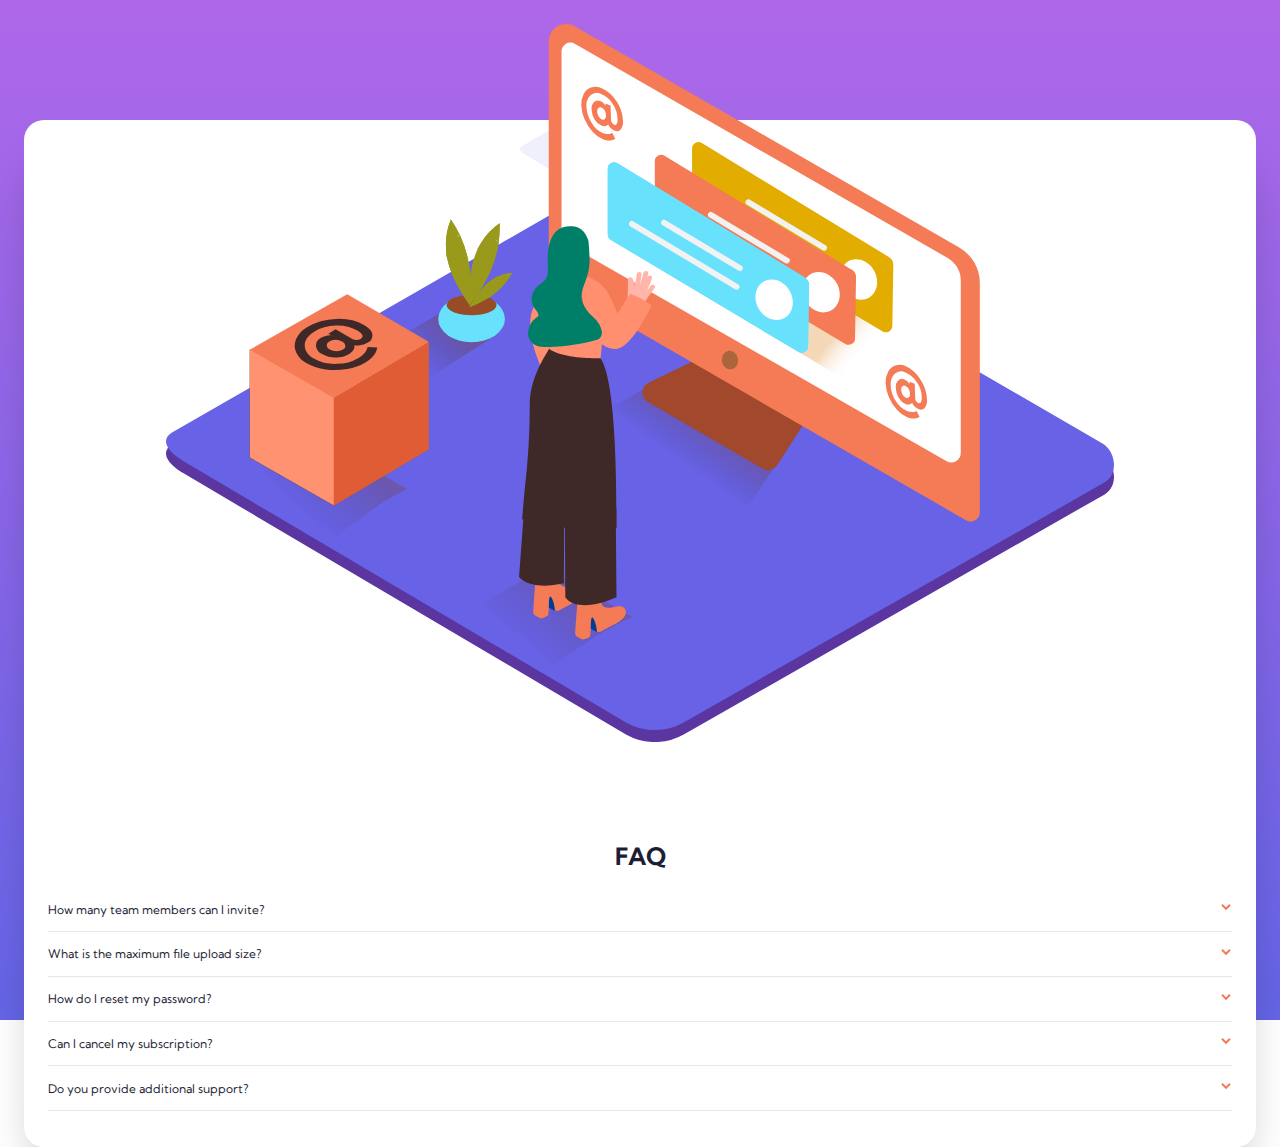
<file: faq-accordion/index.html>
<!DOCTYPE html>
<html lang="en">
<head>
  <meta charset="UTF-8">
  <meta name="viewport" content="width=device-width, initial-scale=1.0"> <!-- displays site properly based on user's device -->

  <link rel="icon" type="image/png" sizes="32x32" href="./images/favicon-32x32.png">
  
  <title>Frontend Mentor | FAQ Accordion Card</title>
  <link rel="stylesheet" type="text/css" href="main.css">
</head>
<body>
  <main> 
    <picture>
      <source srcset="images/illustration-woman-online-desktop.svg" media="(min-width: 1440px)">
      <img class="desktop" src="images/illustration-woman-online-mobile.svg">
    </picture>
    <div class="content">
      <h1>FAQ</h1>
      <section>
        <label for="s1">How many team members can I invite?</label>
        <input class="chevron" id="s1" type="checkbox">
      
        <p>You can invite up to 2 additional users on the Free plan. There is no limit on team members for the Premium plan.</p>
      </section>
      
      <section>
        <label for="s2">What is the maximum file upload size?</label>
        <input class="chevron" id="s2" type="checkbox">

        <p>No more than 2GB. All files in your account must fit your allotted storage space.</p>
      </section>
      
      <section>
        <label for="s3">How do I reset my password?</label>
        <input class="chevron" id="s3" type="checkbox">

        <p>Click “Forgot password” from the login page or “Change password” from your profile page. A reset link will be emailed to you.</p>
      </section>
      
      <section>
        <label for="s4">Can I cancel my subscription?</label>
        <input class="chevron" id="s4" type="checkbox">

        <p>Yes! Send us a message and we'll process your request no questions asked.</p>
      </section>
      
      <section>
        <label for="s5">Do you provide additional support?</label>
        <input class="chevron" id="s5" type="checkbox">

        <p>Chat and email support is available 24/7. Phone lines are open during normal business hours.</p>
      </section>
    </div>
  </main>
</body>
</html>
</file>
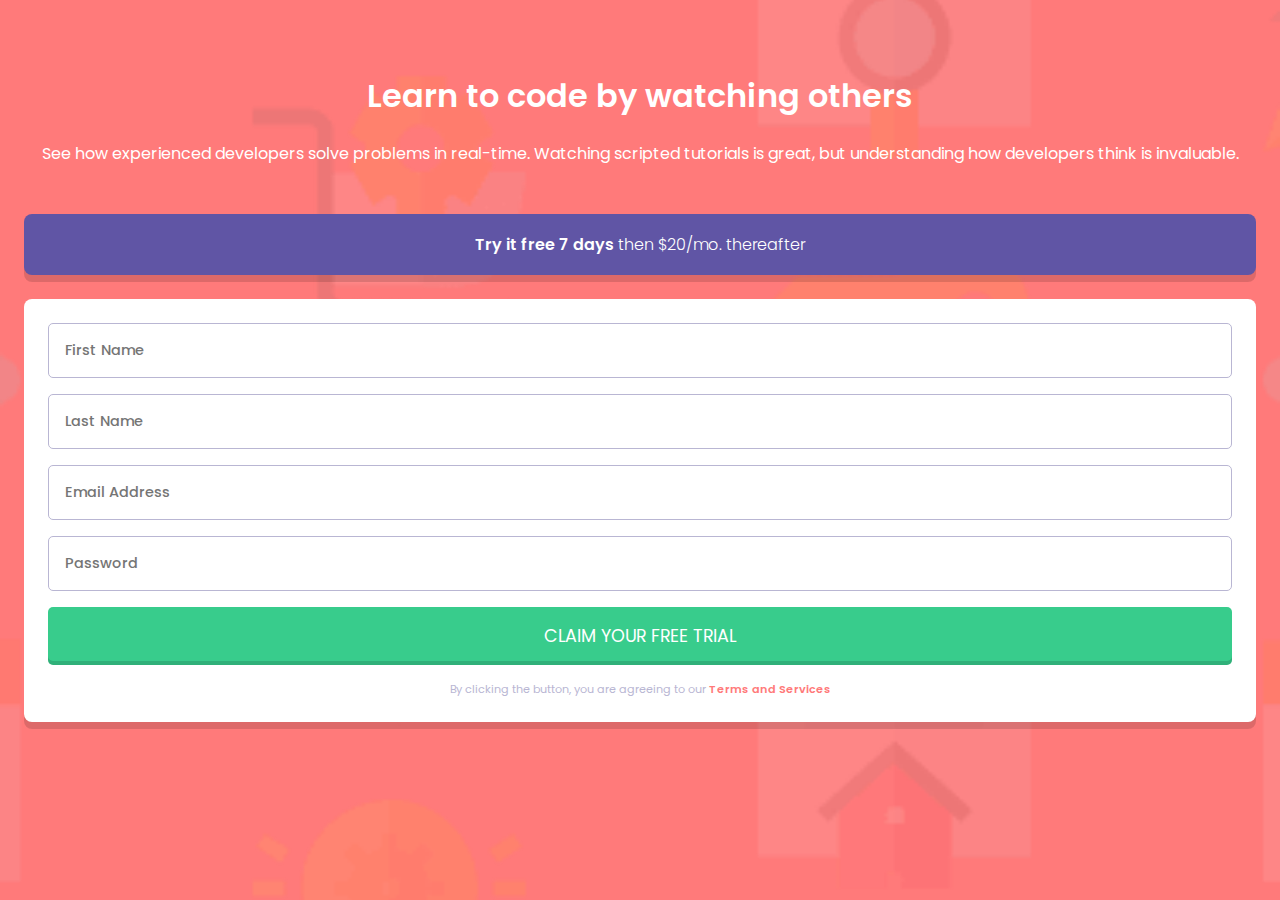
<file: intro-w-signup/index.html>
<!DOCTYPE html>
<html lang="en">
<head>
  <meta charset="UTF-8">
  <meta name="viewport" content="width=device-width, initial-scale=1.0"> <!-- displays site properly based on user's device -->

  <link rel="icon" type="image/png" sizes="32x32" href="./images/favicon-32x32.png">
  
  <title>Frontend Mentor | Intro component with sign up form</title>

  <link rel="stylesheet" type="text/css" href="main.css">
</head>
<body>
  <header>
    <h1>Learn to code by watching others</h1>
    <p>See how experienced developers solve problems in real-time. Watching scripted tutorials is great, but understanding how developers think is invaluable.</p>
  </header>
  <main>
    <section class="cta">
      <p><strong>Try it free 7 days</strong> then $20/mo. thereafter</p>
    </section>  
    <form>
      <input type="text" placeholder="First Name">
      <input type="text" placeholder="Last Name">
      <input type="email" placeholder="Email Address">
      <input type="text" placeholder="Password">
      <button type="submit">CLAIM YOUR FREE TRIAL</button>
      <p>By clicking the button, you are agreeing to our <a href="#">Terms and Services</a></p>
    </form>
  </main>
  <script src="main.js"></script>
</body>
</html>
</file>
<file: faq-accordion/main.css>
@import url('https://fonts.googleapis.com/css2?family=Kumbh+Sans:wght@400;700&display=swap');

:root {
    font-size: 12px;

    /* primary */
    --text-dark: hsl(238, 29%, 16%);
    --text-red: hsl(14, 88%, 65%);
    --bkg-blue: hsl(240, 73%, 65%);
    --bkg-violet: hsl(273, 75%, 66%);

    /* neutral */
    --v-dark-blue: hsl(237, 12%, 33%);
    --dk-grey-blue: hsl(240, 6%, 50%);

    /* dividers */ 
    --lt-grey-blue: hsl(240, 5%, 91%);
}

body {
    margin: 0;
    padding: 0;
    height: 100vh;

    font-family: 'Kumbh Sans', Arial, Helvetica, sans-serif;
    color: var(--text-dark);
    
    background-image: linear-gradient(to bottom, var(--bkg-violet), var(--bkg-blue));
    background-repeat: no-repeat;
    background-size: cover;
}

main {
    background-color: #fff;
    background-image: url('./images/bg-pattern-mobile.svg');
    background-position-x: center;
    background-position-y: top;
    background-repeat: no-repeat;

    padding: 0rem 2rem 3rem;
    margin: 10rem 2rem 2rem;
    border-radius: 20px;

    box-shadow: 0 3rem 50px -20px #0005;
}

h1 {
    margin-top: 0;
    text-align: center;
    font-weight: 700;
}

section {
    margin: 0;
    padding: 0;
    border-bottom: 1px solid var(--lt-grey-blue);
}

section:focus-within label {
    font-weight: 700;
}

input {
    margin: 0;
}
label {
    padding: 1.2rem 0;
}
label:hover {
    color: var(--text-red);
}

label:active {
    color: var(--text-dark);
    font-weight: 700;
}

p {
    display: none;
    overflow: hidden;
}

.chevron {
    appearance: none;
}

.chevron::before {
    content: '';
    display: inline-block;
    height: 1rem;
    width: 1rem;

    background-image: url('./images/icon-arrow-down.svg');
    background-position: center;
    background-repeat: no-repeat;


    transition: transform 1s;
}

.chevron:checked {
    transform-origin: .5rem .5rem;
    transform: rotate(180deg);
    transition: transform .1s;
}
.chevron:checked + p {
    display: inline-block;
}

/* IMG */
picture {
    display: block;
    margin: 0 auto;
    width: 80%;
    
    position: relative;
    top: -8rem;
}

/* GRID */
section {
    display: grid;
    grid-template-columns: auto 1rem;
    grid-template-rows: auto;
    align-items: center;
}
.chevron {
    grid-column-start: 2;
    grid-column-end: 2;
}
section p {
    grid-column-start: 1;
    grid-column-end: 1;
}


/* DESKTOP */
@media screen and (min-width: 1440px) {
    main {
        display: grid;
        grid-template-columns: 50% 50%;

        width: 60%;
        margin: 5rem auto;
        padding: 5rem;

        background-image: url('./images/bg-pattern-desktop.svg');
        background-repeat: no-repeat;
        background-size: 85%;
        background-position-x: -300%;
        background-position-y: 75%;
        
        /* overflow: hidden; */
    }
    main section,
    main h1 {
        grid-column-start: 2;
    }
    h1 {
        text-align: left;
    }

    picture {
        position: relative;
        top: 0;
        left: -15.5rem;
    }
    img.desktop {
        clip-path: inset(0px 0px 0px 82px);
    }
    picture::before {
        display: inline-block;
        position: absolute;
        top: 11.5rem;
        left: -.5rem;
    
        content: '';
        background-image: url('./images/illustration-box-desktop.svg');
        background-position-x: center;
        background-position-y: center;
        background-repeat: no-repeat;
        width: 15rem;
        height: 15rem;
        z-index: 1;
    }
    

}
</file>
<file: intro-w-signup/main.css>
@import url('https://fonts.googleapis.com/css2?family=Poppins:wght@300;400;500;600;700&display=swap');

:root {
    font-family: 'Poppins', Arial, Helvetica, sans-serif;
    font-size: 16px;

    /* primary */
    --red: hsl(0, 100%, 74%);
    --green: hsl(154, 59%, 51%);
    /* accent */
    --blue: hsl(248, 32%, 49%);
    /* neutral */
    --dk-blue: hsl(249, 10%, 26%);
    --grey-blue: hsl(246, 25%, 77%);
}

body {
    background-color: var(--red);
    background-image: url('./images/bg-intro-mobile.png');
    background-position: center;
    background-size: 100%;
    background-repeat: no-repeat;

    color: #fff;

    padding: 1rem 1rem 4rem;
}

header {
    margin: 3rem 0;
}

header, p {
    text-align: center;

}

h1 {
    font-weight: 600;
}

p {
    font-weight: 400;
}

.cta {
    background: var(--blue);
    padding: .1rem 3rem;
    
}
.cta p {
    font-weight: 300;
}
.cta strong {
    font-weight: 600;
}

form {
    color: var(--dk-blue);
    background-color: #fff;

    padding: .5rem 1.5rem 1.5rem;
    margin-top: 1.5rem;
}

input {
    box-sizing: border-box;
    width: 100%;
    padding: 1rem;
    border: 1px solid var(--grey-blue);
    border-radius: 5px;

    font-family: 'Poppins';
    font-size: .9rem;
    font-weight: 500;

    /* bkg styling for error icon */
    background-repeat: no-repeat;
    background-position: 95%;
}

button {
    padding: 1rem;
    border: none;
    border-radius: 5px;
    width: 100%;

    background-color: var(--green);
    color: #fff;
    font-size: 1.1rem;
    font-family: 'Poppins';
    font-weight: 400;

    box-shadow: 0 -4px 0 0 #0002 inset;
}

button:hover {
    opacity: 80%;
}

form p {
    margin: 0;
    padding: 0 1rem;
    color: var(--grey-blue);
    font-size: .7rem;
}
form p a {
    color: var(--red);
    font-weight: 600;
    text-decoration: none;
}

input,
button,
form p {
    margin-top: 1rem;
}

.cta, form {
    border-radius: 8px;
    box-shadow: 0 7px 0 0 #0002;  
}

/* error msg */
span {
    float: right;
    color: var(--red);
    font-size: .7rem;
    font-style: italic;
}

.email-red::placeholder {
    color: var(--red);
}

@media screen and (min-width: 1440px) {
    body {
        display: grid;
        grid-template: 1fr / 1fr 1fr;

        background-image: url('./images/bg-intro-desktop.png');


        padding: 5rem 10rem;
    }

    header {
        position: relative;
        align-self: center;
        padding: 2rem;
        margin: 3rem;
    }
    header p {
        font-size: .7rem;
    }

    header, header p {
        text-align: left;
    }
    form {
        padding: 1rem 2rem 2rem;
    }
}
</file>
